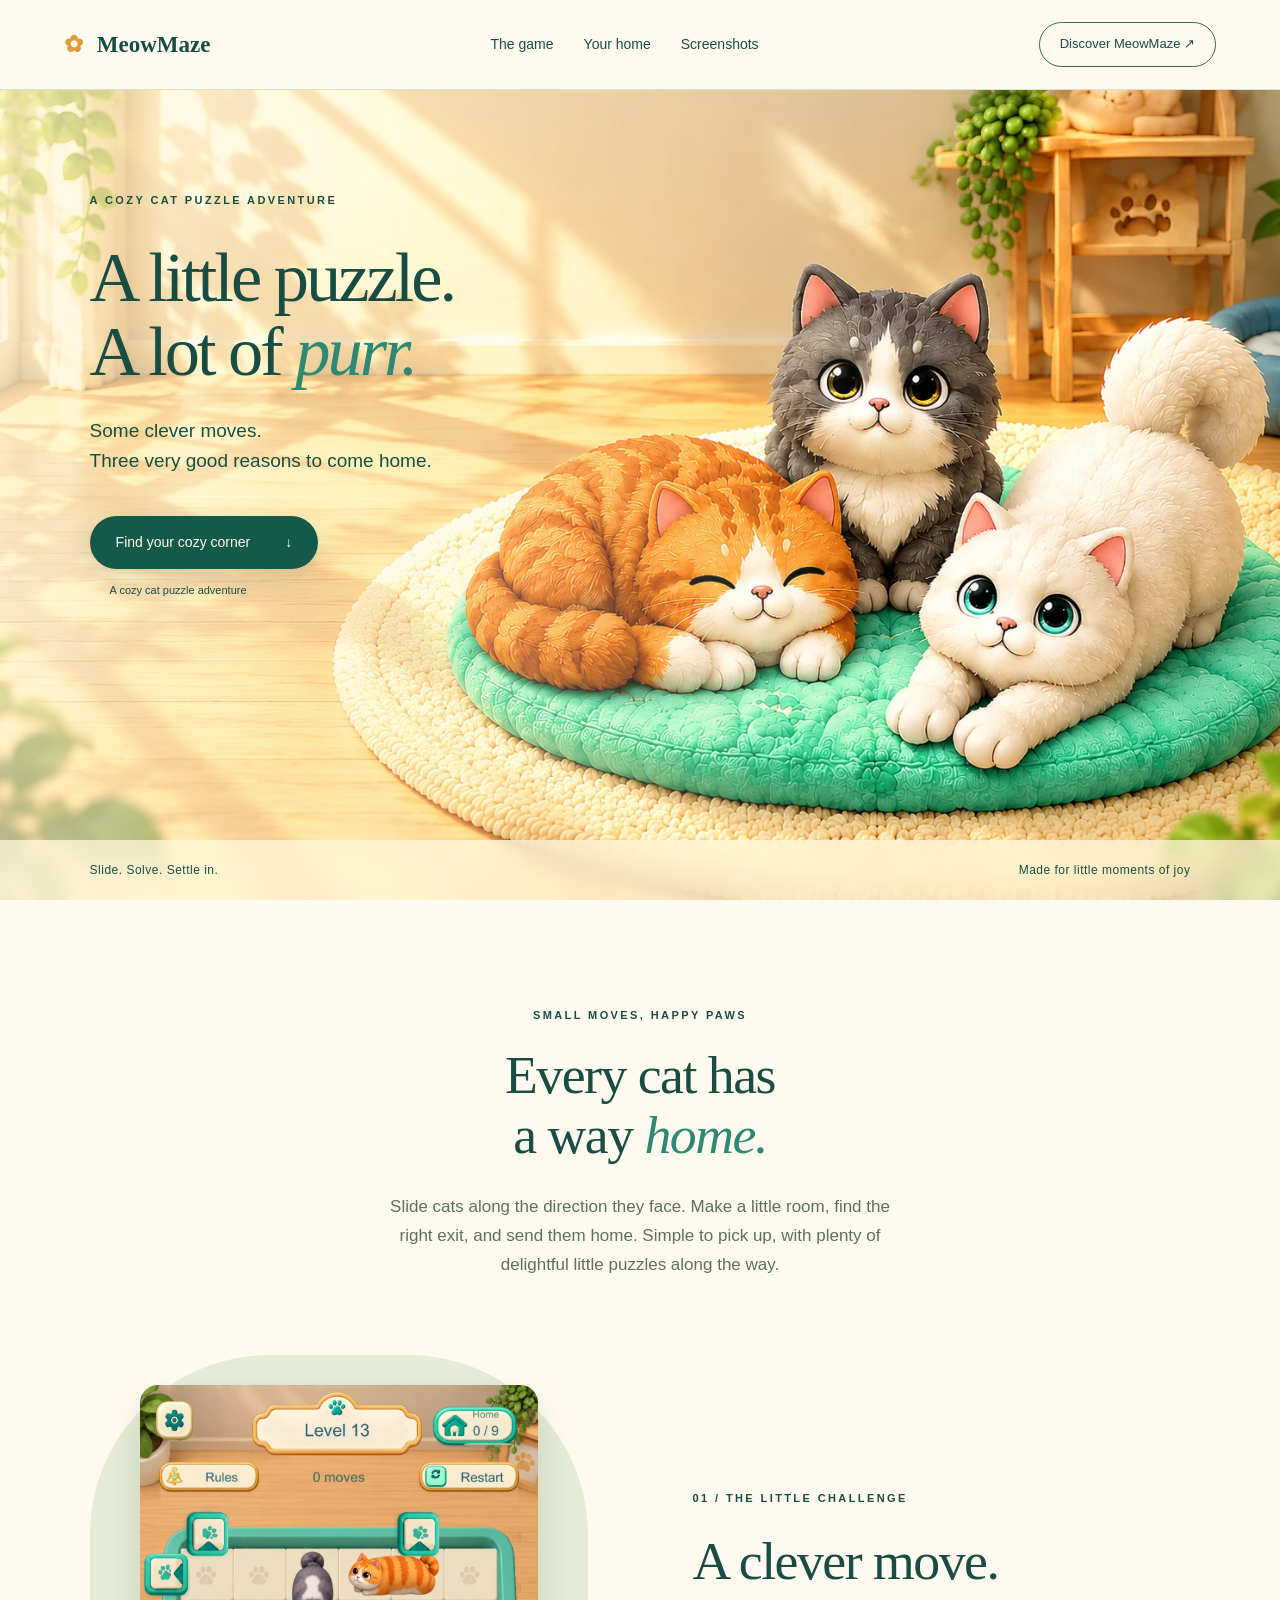
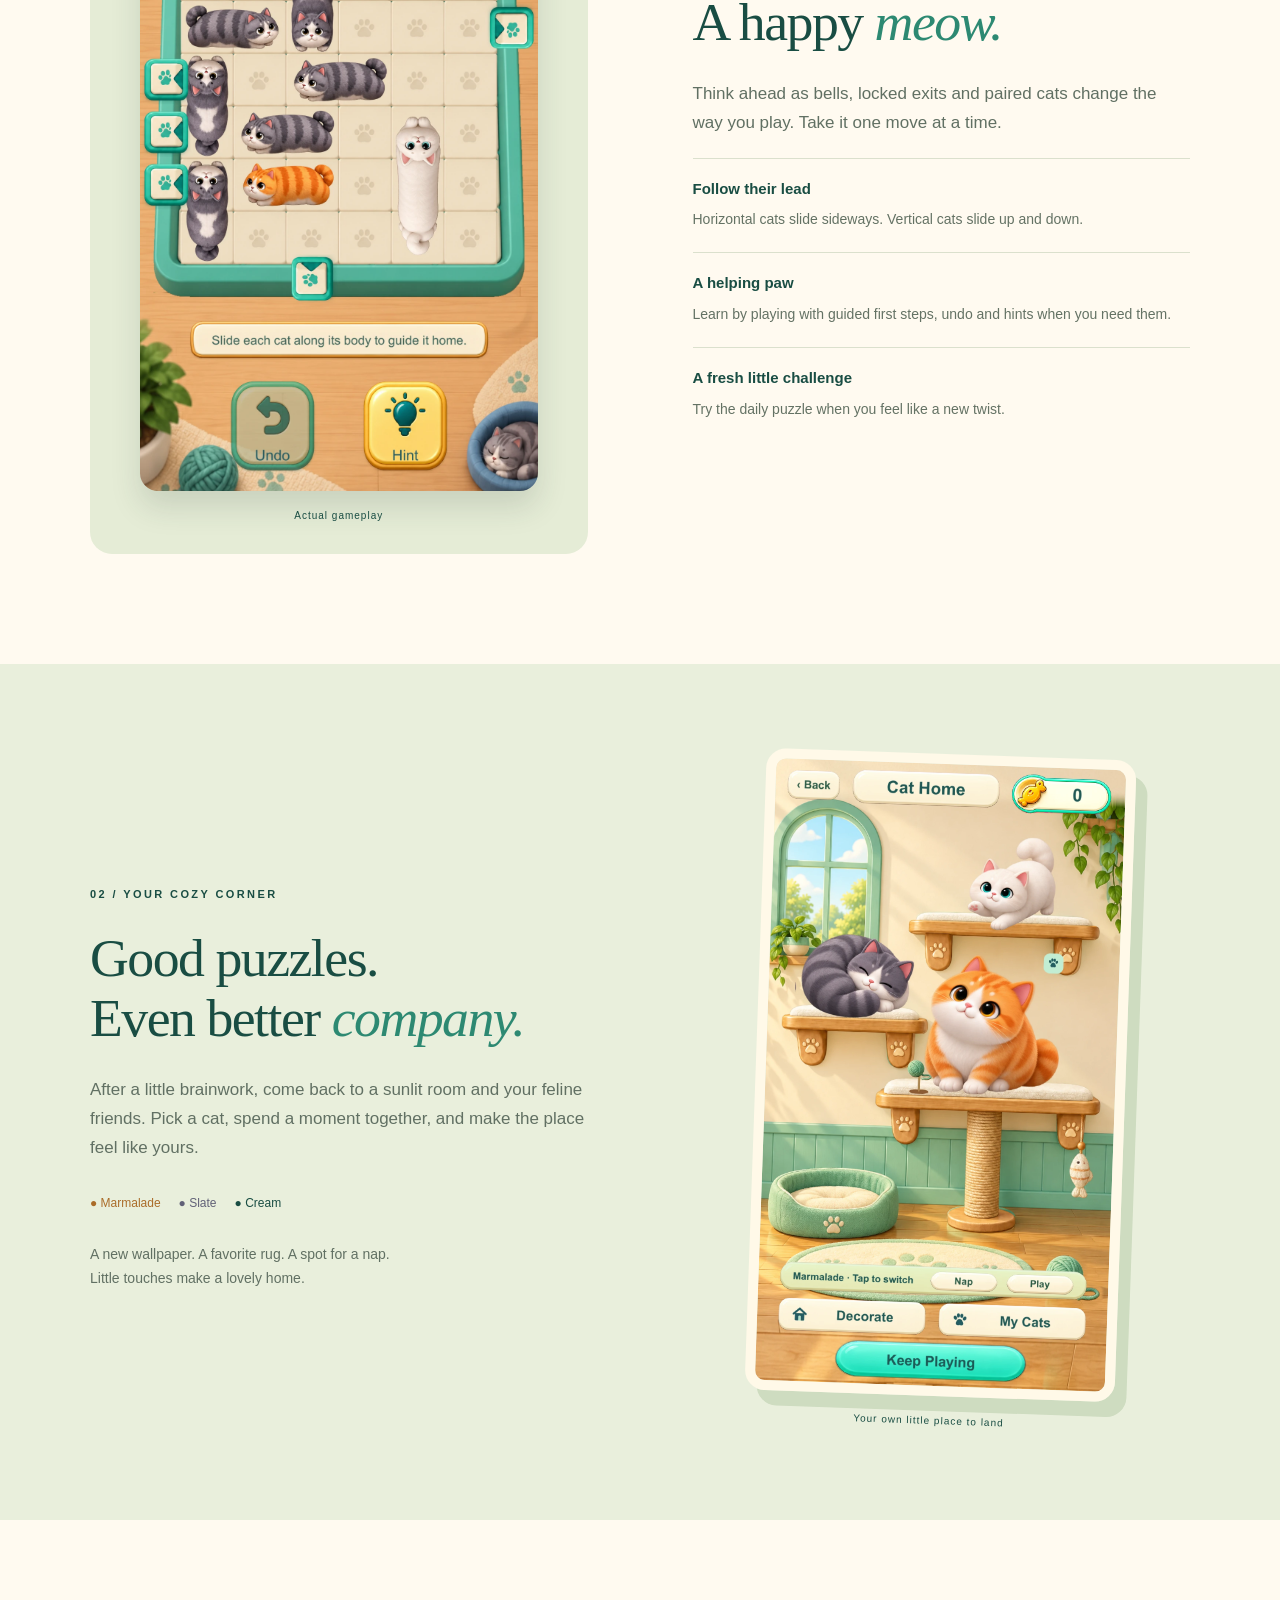
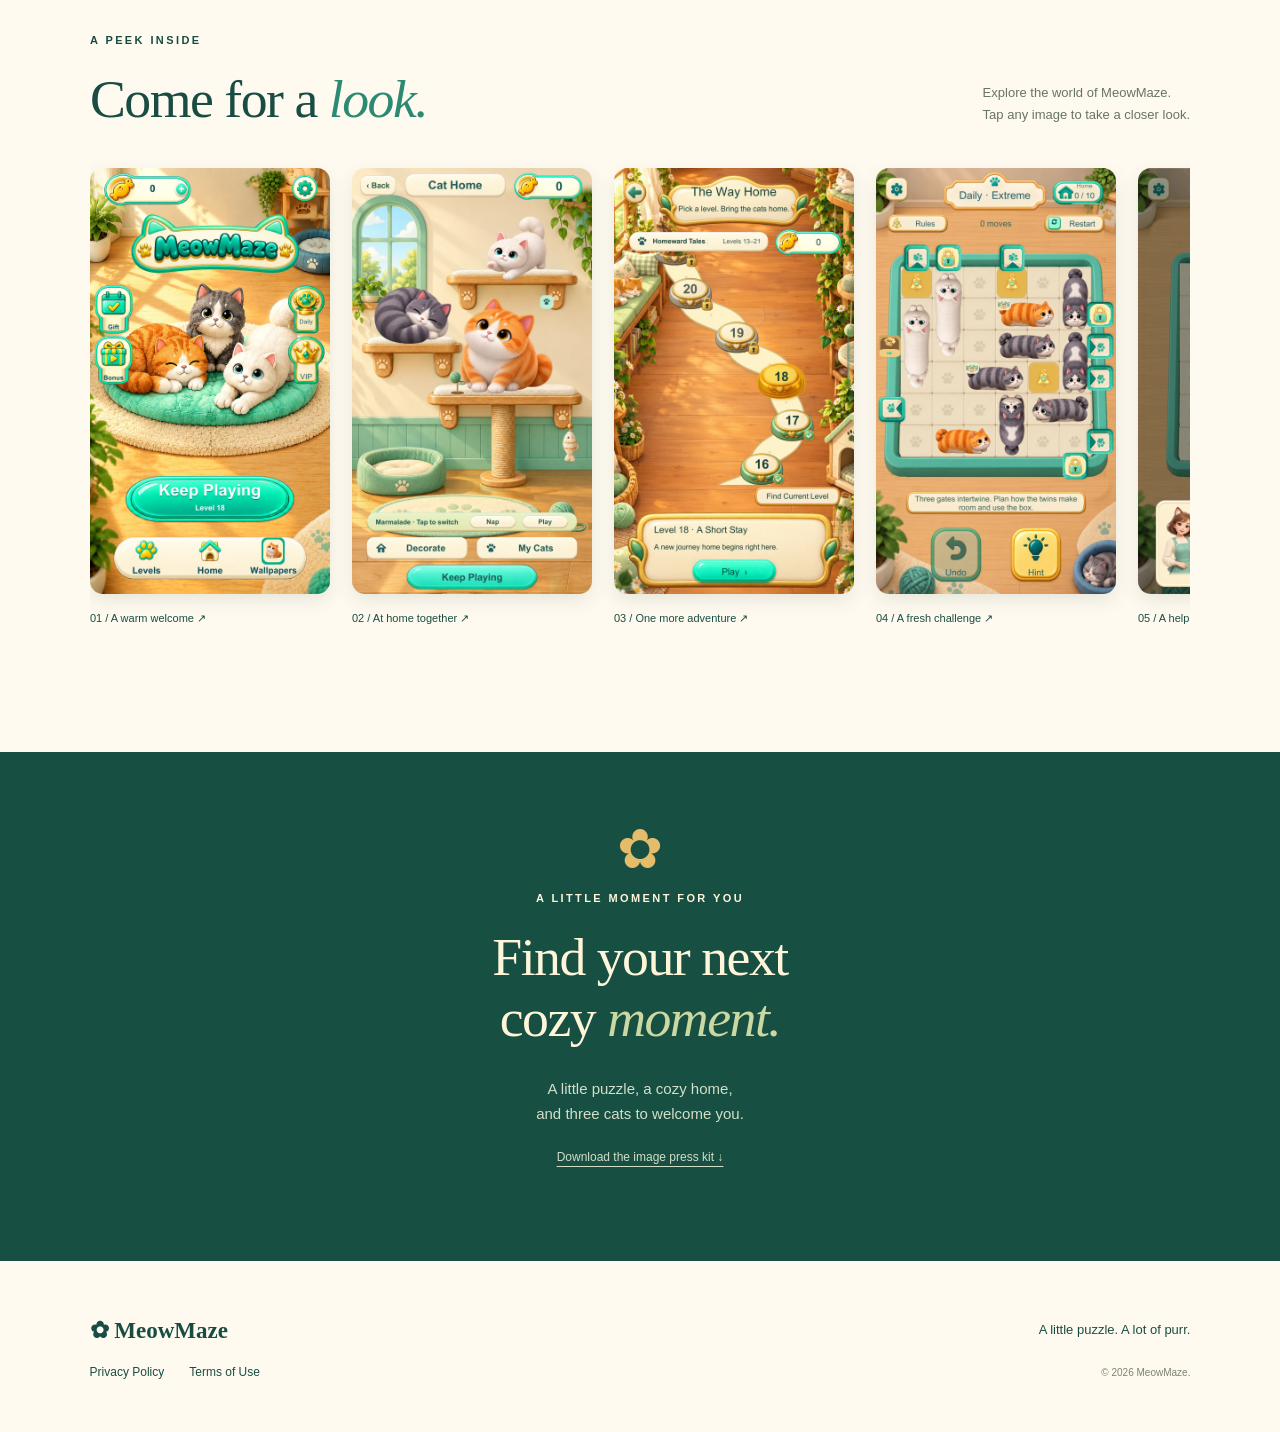
<file: index.html>
<!doctype html><html lang="en"><head><meta charset="utf-8"><meta name="viewport" content="width=device-width,initial-scale=1"><meta name="theme-color" content="#114e46"><title>MeowMaze — A cozy cat puzzle adventure</title><meta name="description" content="Slide adorable cats, untangle clever puzzles, and settle into a little home of your own. Discover MeowMaze, a cozy puzzle adventure."><meta property="og:title" content="MeowMaze"><meta property="og:description" content="A little puzzle. A lot of purr."><meta property="og:image" content="https://lsy-game.github.io/meowmaze/assets/01-main-menu.webp?v=20261106"><link rel="icon" href="./assets/icon.png"><link rel="stylesheet" href="./style.css"></head><body>
<header><a class="wordmark" href="./" aria-label="MeowMaze home"><span aria-hidden="true">✿</span> MeowMaze</a><nav aria-label="Main navigation"><a href="#game">The game</a><a href="#home">Your home</a><a href="#screenshots">Screenshots</a></nav><a class="nav-cta" href="#release">Discover MeowMaze ↗</a></header>
<main><section class="hero"><img class="hero-art" src="./assets/hero.webp" alt="Marmalade, Slate and Cream relaxing together on their mint cushion"><div class="hero-copy"><p class="eyebrow">A COZY CAT PUZZLE ADVENTURE</p><h1>A little puzzle.<br>A lot of <em>purr.</em></h1><p>Some clever moves.<br>Three very good reasons to come home.</p><a class="button" href="#game">Find your cozy corner <span>↓</span></a><span class="release-note">A cozy cat puzzle adventure</span></div><div class="hero-footer"><span>Slide. Solve. Settle in.</span><span>Made for little moments of joy</span></div></section>
<section class="intro" id="game"><p class="eyebrow">SMALL MOVES, HAPPY PAWS</p><h2>Every cat has<br>a way <em>home.</em></h2><p>Slide cats along the direction they face. Make a little room, find the right exit, and send them home. Simple to pick up, with plenty of delightful little puzzles along the way.</p></section>
<section class="play-story wrap"><div class="screenshot-stack"><img src="./assets/04-slide-puzzle.webp?v=20261106" alt="English gameplay showing cats and exits on a sliding puzzle board" loading="lazy"><span class="photo-caption">Actual gameplay</span></div><div class="story-copy"><span class="chapter">01 / THE LITTLE CHALLENGE</span><h2>A clever move.<br>A happy <em>meow.</em></h2><p>Think ahead as bells, locked exits and paired cats change the way you play. Take it one move at a time.</p><div class="detail"><b>Follow their lead</b><p>Horizontal cats slide sideways. Vertical cats slide up and down.</p></div><div class="detail"><b>A helping paw</b><p>Learn by playing with guided first steps, undo and hints when you need them.</p></div><div class="detail"><b>A fresh little challenge</b><p>Try the daily puzzle when you feel like a new twist.</p></div></div></section>
<section class="home-story" id="home"><div class="home-inner wrap"><div class="story-copy"><span class="chapter">02 / YOUR COZY CORNER</span><h2>Good puzzles.<br>Even better <em>company.</em></h2><p>After a little brainwork, come back to a sunlit room and your feline friends. Pick a cat, spend a moment together, and make the place feel like yours.</p><div class="cat-names"><span>● Marmalade</span><span>● Slate</span><span>● Cream</span></div><p class="quiet">A new wallpaper. A favorite rug. A spot for a nap.<br>Little touches make a lovely home.</p></div><div class="home-photo"><img src="./assets/02-cat-home.webp?v=20261106" alt="The cat home with a sunny window, three cats and mint furnishings" loading="lazy"><span class="photo-caption">Your own little place to land</span></div></div></section>
<section class="gallery wrap" id="screenshots"><div class="gallery-heading"><div><p class="eyebrow">A PEEK INSIDE</p><h2>Come for a <em>look.</em></h2></div><p>Explore the world of MeowMaze.<br>Tap any image to take a closer look.</p></div><div class="gallery-track">
<button class="shot" data-screen="01-main-menu" data-caption="A warm welcome"><img src="./assets/01-main-menu.webp?v=20261106" alt="Main menu" loading="lazy"><span>01 / A warm welcome ↗</span></button><button class="shot" data-screen="02-cat-home" data-caption="Your cozy cat home"><img src="./assets/02-cat-home.webp?v=20261106" alt="Cat home" loading="lazy"><span>02 / At home together ↗</span></button><button class="shot" data-screen="03-homeward-trail" data-caption="The homeward trail"><img src="./assets/03-homeward-trail.webp?v=20261106" alt="Level selection trail" loading="lazy"><span>03 / One more adventure ↗</span></button><button class="shot" data-screen="05-daily-challenge" data-caption="A daily puzzle"><img src="./assets/05-daily-challenge.webp?v=20261106" alt="Daily challenge puzzle" loading="lazy"><span>04 / A fresh challenge ↗</span></button><button class="shot" data-screen="06-first-lesson" data-caption="Your first little lesson"><img src="./assets/06-first-lesson.webp?v=20261106" alt="English first lesson with the cat guide" loading="lazy"><span>05 / A helping paw ↗</span></button><button class="shot" data-screen="07-decorate" data-caption="Make yourself at home"><img src="./assets/07-decorate.webp?v=20261106" alt="Home decoration" loading="lazy"><span>06 / Make it yours ↗</span></button></div></section>
<section class="release" id="release"><span aria-hidden="true" class="flower">✿</span><p class="eyebrow">A LITTLE MOMENT FOR YOU</p><h2>Find your next<br>cozy <em>moment.</em></h2><p>A little puzzle, a cozy home,<br>and three cats to welcome you.</p><a href="./press-kit.zip" class="press-link" download>Download the image press kit ↓</a></section></main>
<footer><a class="wordmark" href="./">✿ MeowMaze</a><p>A little puzzle. A lot of purr.</p><div><a href="./privacy.html">Privacy Policy</a><a href="./terms.html">Terms of Use</a></div><small>© 2026 MeowMaze.</small></footer>
<dialog id="lightbox"><button class="close" aria-label="Close screenshot">×</button><button class="prev" aria-label="Previous screenshot">‹</button><figure><img alt=""><figcaption></figcaption></figure><button class="next" aria-label="Next screenshot">›</button></dialog><script src="./app.js?v=20261106"></script></body></html>
</file>
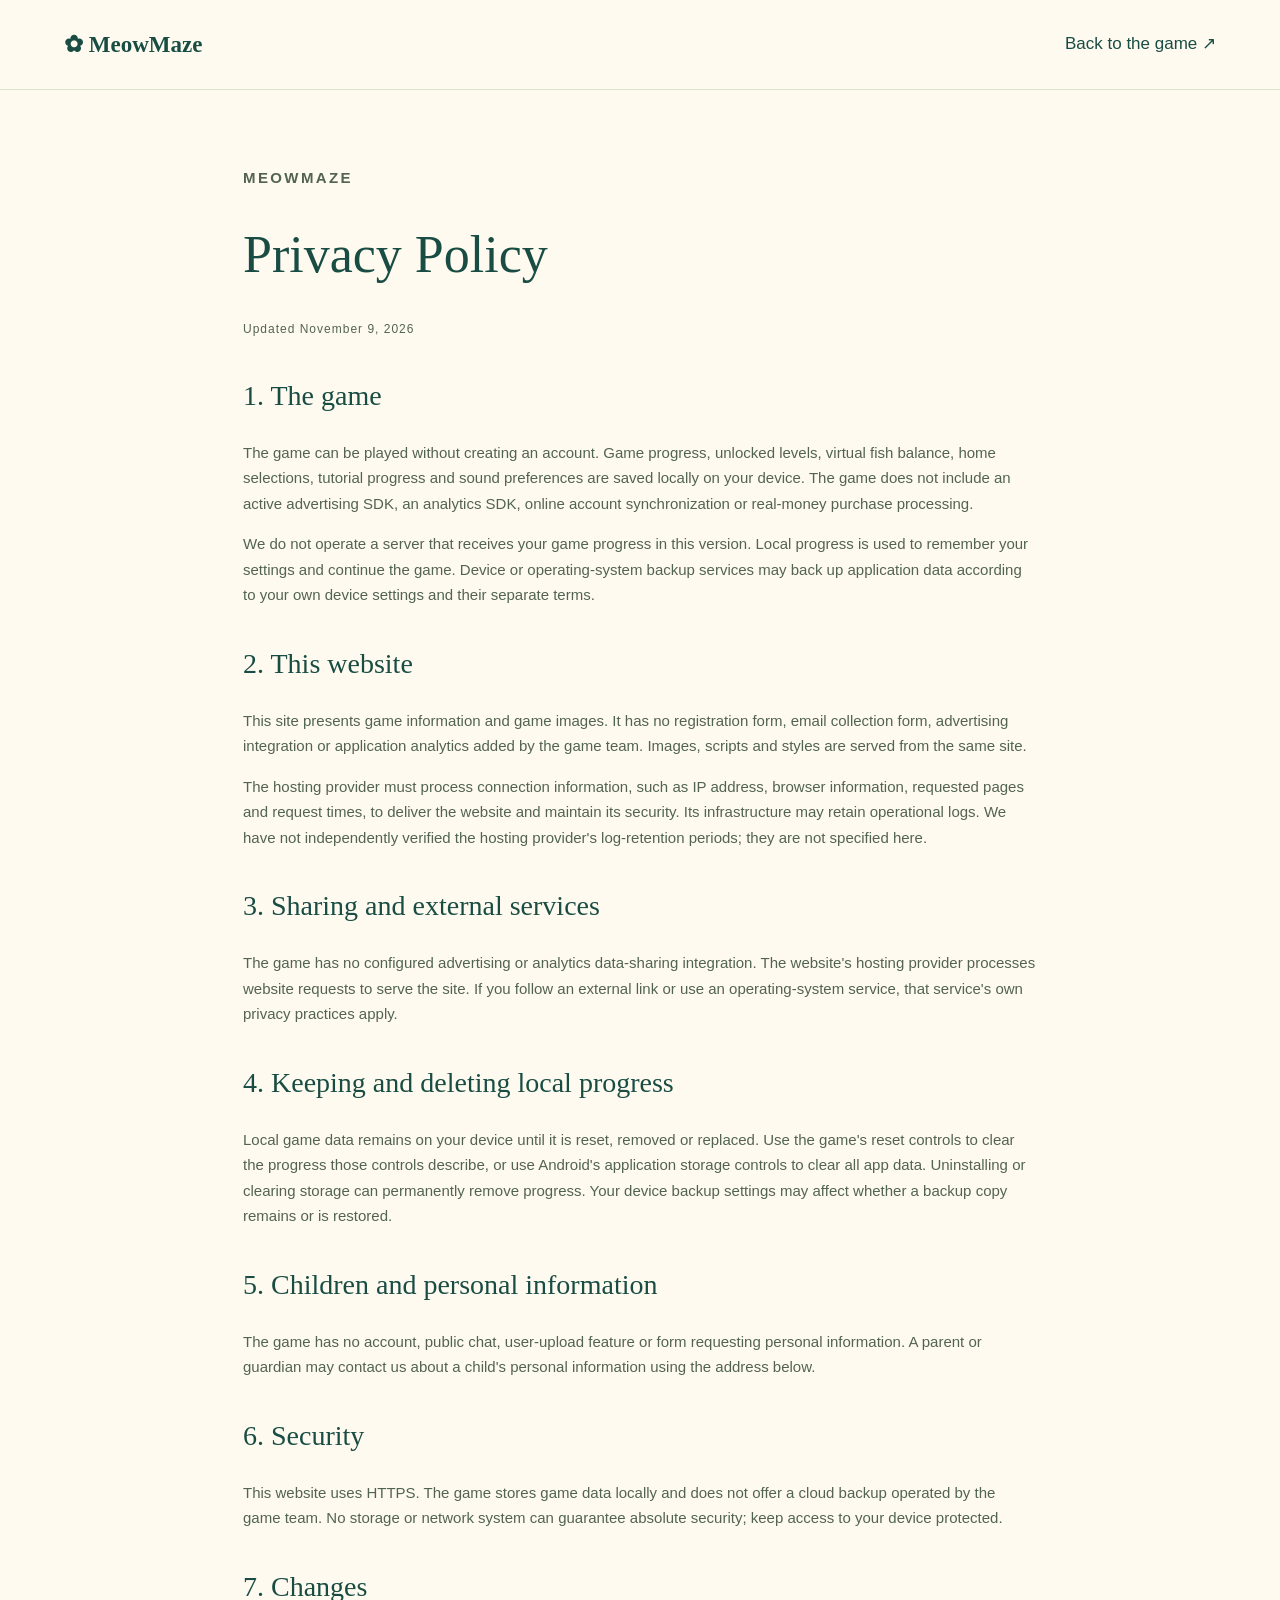
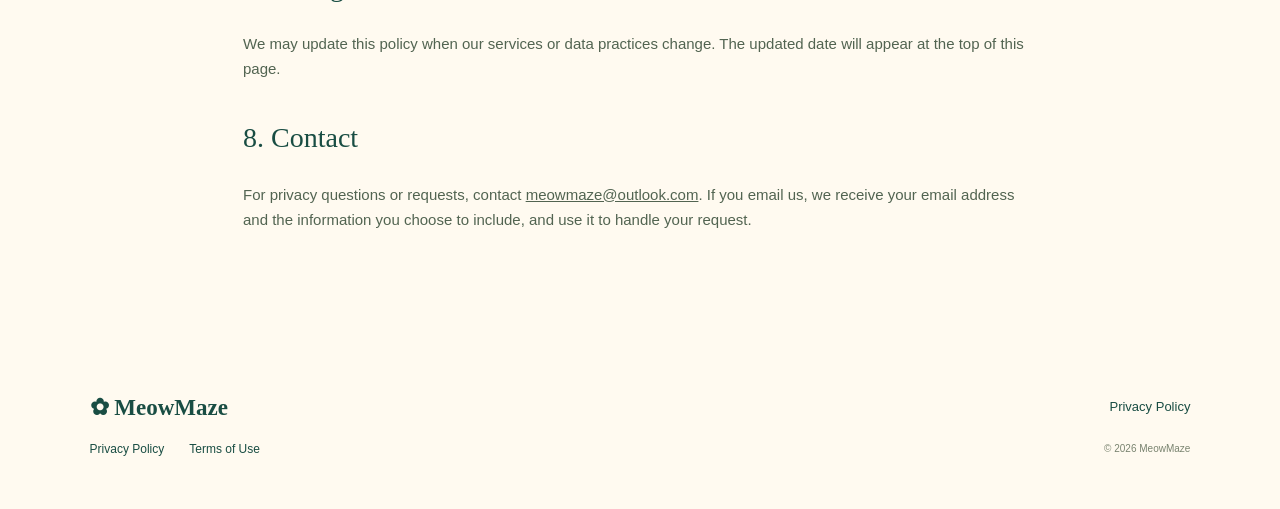
<file: privacy.html>
<!doctype html><html lang="en"><head><meta charset="utf-8"><meta name="viewport" content="width=device-width,initial-scale=1"><title>Privacy Policy — MeowMaze</title><link rel="stylesheet" href="./style.css"></head><body><header><a class="wordmark" href="./">✿ MeowMaze</a><a href="./">Back to the game ↗</a></header><main class="legal"><p class="eyebrow">MEOWMAZE</p><h1>Privacy Policy</h1><p class="date">Updated November 9, 2026</p><h2>1. The game</h2><p>The game can be played without creating an account. Game progress, unlocked levels, virtual fish balance, home selections, tutorial progress and sound preferences are saved locally on your device. The game does not include an active advertising SDK, an analytics SDK, online account synchronization or real-money purchase processing.</p><p>We do not operate a server that receives your game progress in this version. Local progress is used to remember your settings and continue the game. Device or operating-system backup services may back up application data according to your own device settings and their separate terms.</p><h2>2. This website</h2><p>This site presents game information and game images. It has no registration form, email collection form, advertising integration or application analytics added by the game team. Images, scripts and styles are served from the same site.</p><p>The hosting provider must process connection information, such as IP address, browser information, requested pages and request times, to deliver the website and maintain its security. Its infrastructure may retain operational logs. We have not independently verified the hosting provider's log-retention periods; they are not specified here.</p><h2>3. Sharing and external services</h2><p>The game has no configured advertising or analytics data-sharing integration. The website's hosting provider processes website requests to serve the site. If you follow an external link or use an operating-system service, that service's own privacy practices apply.</p><h2>4. Keeping and deleting local progress</h2><p>Local game data remains on your device until it is reset, removed or replaced. Use the game's reset controls to clear the progress those controls describe, or use Android's application storage controls to clear all app data. Uninstalling or clearing storage can permanently remove progress. Your device backup settings may affect whether a backup copy remains or is restored.</p><h2>5. Children and personal information</h2><p>The game has no account, public chat, user-upload feature or form requesting personal information. A parent or guardian may contact us about a child's personal information using the address below.</p><h2>6. Security</h2><p>This website uses HTTPS. The game stores game data locally and does not offer a cloud backup operated by the game team. No storage or network system can guarantee absolute security; keep access to your device protected.</p><h2>7. Changes</h2><p>We may update this policy when our services or data practices change. The updated date will appear at the top of this page.</p><h2>8. Contact</h2><p>For privacy questions or requests, contact <a href="mailto:meowmaze@outlook.com">meowmaze@outlook.com</a>. If you email us, we receive your email address and the information you choose to include, and use it to handle your request.</p></main><footer><a class="wordmark" href="./">✿ MeowMaze</a><p>Privacy Policy</p><div><a href="./privacy.html">Privacy Policy</a><a href="./terms.html">Terms of Use</a></div><small>© 2026 MeowMaze</small></footer></body></html>
</file>
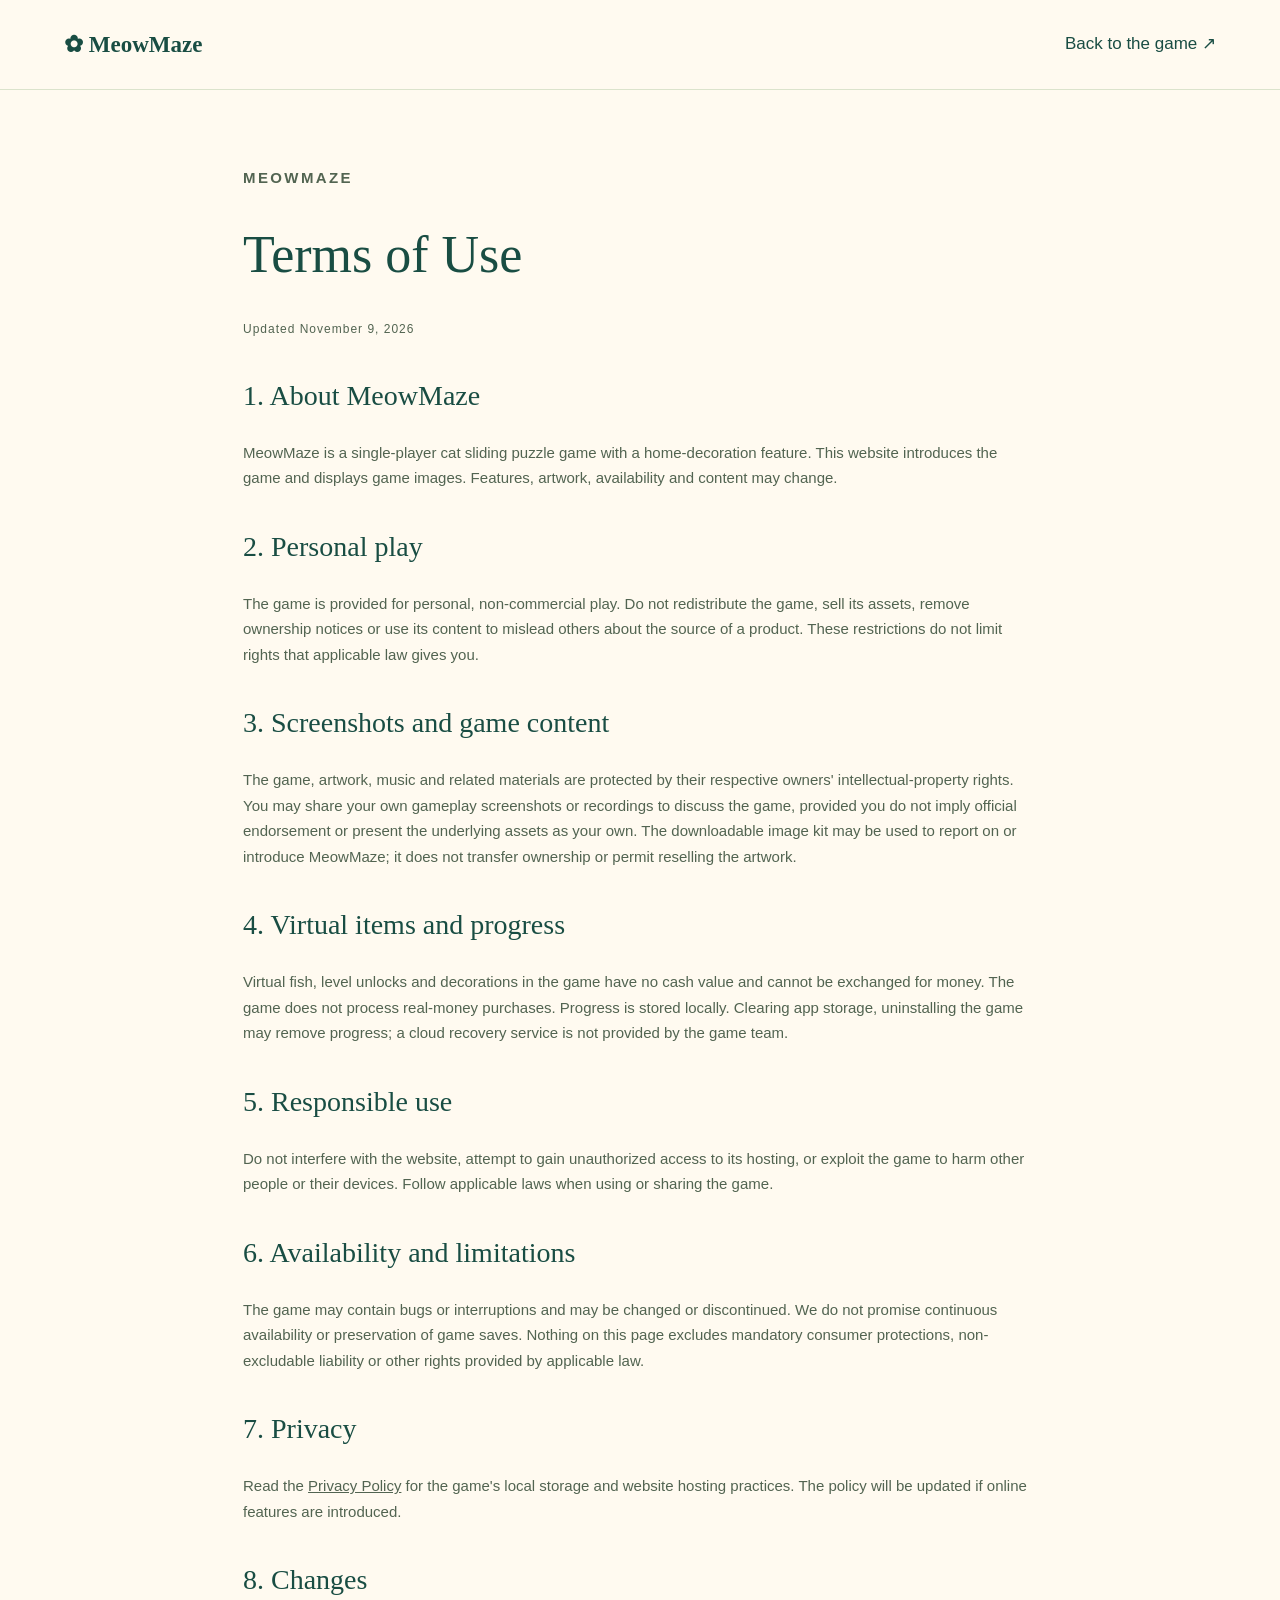
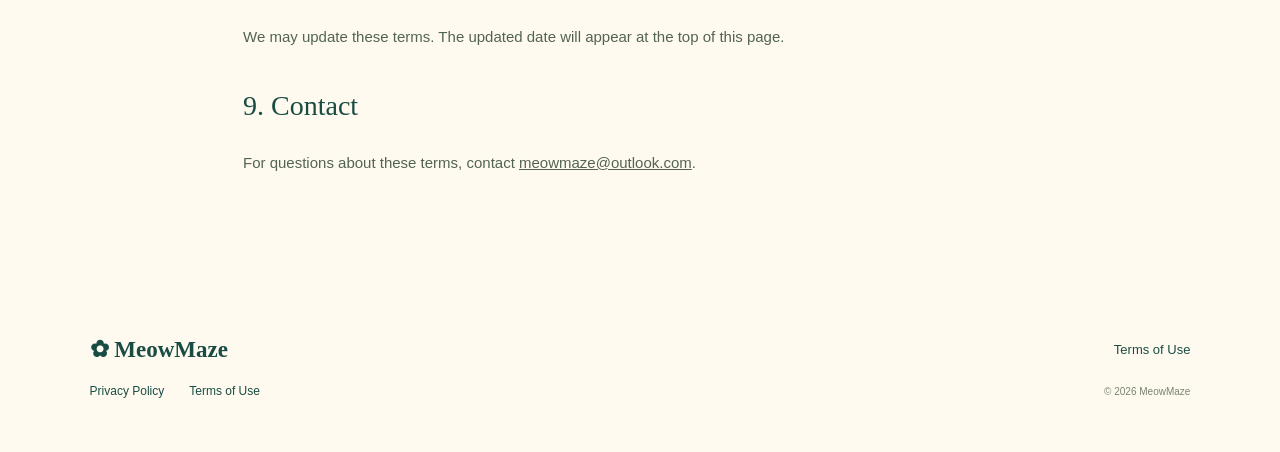
<file: terms.html>
<!doctype html><html lang="en"><head><meta charset="utf-8"><meta name="viewport" content="width=device-width,initial-scale=1"><title>Terms of Use — MeowMaze</title><link rel="stylesheet" href="./style.css"></head><body><header><a class="wordmark" href="./">✿ MeowMaze</a><a href="./">Back to the game ↗</a></header><main class="legal"><p class="eyebrow">MEOWMAZE</p><h1>Terms of Use</h1><p class="date">Updated November 9, 2026</p><h2>1. About MeowMaze</h2><p>MeowMaze is a single-player cat sliding puzzle game with a home-decoration feature. This website introduces the game and displays game images. Features, artwork, availability and content may change.</p><h2>2. Personal play</h2><p>The game is provided for personal, non-commercial play. Do not redistribute the game, sell its assets, remove ownership notices or use its content to mislead others about the source of a product. These restrictions do not limit rights that applicable law gives you.</p><h2>3. Screenshots and game content</h2><p>The game, artwork, music and related materials are protected by their respective owners' intellectual-property rights. You may share your own gameplay screenshots or recordings to discuss the game, provided you do not imply official endorsement or present the underlying assets as your own. The downloadable image kit may be used to report on or introduce MeowMaze; it does not transfer ownership or permit reselling the artwork.</p><h2>4. Virtual items and progress</h2><p>Virtual fish, level unlocks and decorations in the game have no cash value and cannot be exchanged for money. The game does not process real-money purchases. Progress is stored locally. Clearing app storage, uninstalling the game may remove progress; a cloud recovery service is not provided by the game team.</p><h2>5. Responsible use</h2><p>Do not interfere with the website, attempt to gain unauthorized access to its hosting, or exploit the game to harm other people or their devices. Follow applicable laws when using or sharing the game.</p><h2>6. Availability and limitations</h2><p>The game may contain bugs or interruptions and may be changed or discontinued. We do not promise continuous availability or preservation of game saves. Nothing on this page excludes mandatory consumer protections, non-excludable liability or other rights provided by applicable law.</p><h2>7. Privacy</h2><p>Read the <a href="./privacy.html">Privacy Policy</a> for the game's local storage and website hosting practices. The policy will be updated if online features are introduced.</p><h2>8. Changes</h2><p>We may update these terms. The updated date will appear at the top of this page.</p><h2>9. Contact</h2><p>For questions about these terms, contact <a href="mailto:meowmaze@outlook.com">meowmaze@outlook.com</a>.</p></main><footer><a class="wordmark" href="./">✿ MeowMaze</a><p>Terms of Use</p><div><a href="./privacy.html">Privacy Policy</a><a href="./terms.html">Terms of Use</a></div><small>© 2026 MeowMaze</small></footer></body></html>
</file>
<file: style.css>
@font-face{font-family:unused;src:local('Georgia')}*{box-sizing:border-box}html{scroll-behavior:smooth;scroll-padding-top:90px}body{margin:0;color:#194d43;background:#fffaf0;font:17px/1.7 'Trebuchet MS',Arial,sans-serif}a{color:inherit}button{font:inherit}header{height:90px;padding:0 5%;display:flex;align-items:center;justify-content:space-between;gap:22px;background:#fffaf0;border-bottom:1px solid #dbe3cc}header a{text-decoration:none}nav{display:flex;gap:30px;font-size:14px}.wordmark{font-family:Georgia,serif;font-size:23px;font-weight:bold;white-space:nowrap}.wordmark span{color:#dc9d39;margin-right:8px}.nav-cta{font-size:13px;border:1px solid #336957;border-radius:30px;padding:10px 20px}.hero{position:relative;min-height:690px;height:calc(100svh - 90px);max-height:930px;overflow:hidden;background:#f6e6bd}.hero-art{width:100%;height:100%;position:absolute;object-fit:cover;object-position:center}.hero:after{content:'';position:absolute;inset:0;background:linear-gradient(90deg,#fff4d5a6,transparent 70%);pointer-events:none}.hero-copy{position:relative;z-index:1;padding:7% 0 100px 7%;max-width:660px}.eyebrow,.chapter{font-size:11px;letter-spacing:2.4px;font-weight:bold}.hero h1{font:clamp(50px,5.5vw,88px)/1.04 Georgia,serif;letter-spacing:-3px;margin:32px 0 28px}em{font-weight:normal;color:#2d8972}.hero-copy>p:not(.eyebrow){font-size:19px;line-height:1.6}.button{display:inline-flex;align-items:center;gap:35px;background:#15594b;color:#fffdeb;border-radius:40px;padding:15px 26px;text-decoration:none;font-size:14px;margin-top:20px;box-shadow:0 8px 24px #153f3b22}.button:hover{background:#23846c}.release-note{display:block;font-size:11px;margin:12px 20px}.hero-footer{position:absolute;z-index:2;bottom:0;width:100%;display:flex;justify-content:space-between;padding:20px 7%;background:#fff8dcbd;backdrop-filter:blur(10px);font-size:12px;letter-spacing:.5px}.wrap{max-width:1180px;margin:auto;padding-left:40px;padding-right:40px}h2{font:clamp(38px,4.2vw,64px)/1.12 Georgia,serif;letter-spacing:-1.5px;margin:20px 0 28px}.intro{text-align:center;max-width:650px;padding:95px 30px 75px;margin:auto}.intro>p:last-child{max-width:530px;margin:0 auto;color:#5c7060}.play-story{display:grid;grid-template-columns:1fr 1fr;align-items:center;gap:105px;padding-bottom:110px}.screenshot-stack{position:relative;padding:30px 50px;background:#e5ecd6;border-radius:180px 180px 22px 22px}.screenshot-stack img{display:block;width:100%;border-radius:18px;box-shadow:0 16px 30px #283c3326}.photo-caption{display:block;text-align:center;font-size:10px;letter-spacing:1px;margin-top:16px}.story-copy>p{color:#617063}.detail{border-top:1px solid #dbe0cd;padding-top:16px;margin-top:20px}.detail b{font-size:15px}.detail p{font-size:14px;margin:5px 0;color:#647264}.home-story{background:#e9efdc;padding:90px 0}.home-inner{display:grid;grid-template-columns:1fr 1fr;gap:100px;align-items:center}.home-photo{max-width:370px;margin:auto;transform:rotate(2deg)}.home-photo img{width:100%;display:block;border:10px solid #fff9e8;box-shadow:12px 15px 0 #cedcc0;border-radius:20px}.cat-names{display:flex;flex-wrap:wrap;gap:18px;font-size:12px;margin:30px 0}.cat-names span:first-child{color:#aa6c29}.cat-names span:nth-child(2){color:#616177}.quiet{font-size:14px}.gallery{padding-top:100px;padding-bottom:100px}.gallery-heading{display:flex;align-items:end;justify-content:space-between;gap:20px}.gallery-heading>p{font-size:13px;color:#687464;padding-bottom:18px}.gallery-track{display:flex;gap:22px;overflow-x:auto;padding:10px 0 24px;scroll-snap-type:x mandatory;scrollbar-color:#8da985 #ecefdf;scrollbar-width:thin}.shot{background:none;border:0;padding:0;cursor:zoom-in;flex:0 0 240px;text-align:left;color:inherit;scroll-snap-align:start}.shot img{width:100%;display:block;border-radius:13px;box-shadow:0 7px 18px #2e50331c}.shot span{display:block;font-size:11px;padding-top:15px}.shot:hover img{outline:3px solid #68ad94;outline-offset:4px}.release{text-align:center;padding:70px 25px 90px;background:#174f43;color:#fff5d9}.release em{color:#cbd8a2}.release p:not(.eyebrow){color:#d3dfc8;font-size:15px}.flower{font-size:55px;line-height:1;color:#e4bc6a}.coming{display:block;background:#e3bd73;color:#234d3e;border-radius:30px;max-width:255px;margin:30px auto 15px;padding:11px;letter-spacing:2px;font-size:11px;font-weight:bold}.press-link{font-size:12px;color:#d2ddc5;text-underline-offset:5px}footer{padding:50px 7%;display:grid;grid-template-columns:1fr 1fr;gap:12px;align-items:center}footer a{text-decoration:none}footer p{font-size:13px;text-align:right;margin:0}footer>div{display:flex;gap:25px;font-size:12px}footer small{font-size:10px;text-align:right;color:#7a8470}dialog{background:#092e27f5;color:white;border:0;max-width:100vw;max-height:100svh;width:100vw;height:100svh;padding:30px}dialog::backdrop{background:#092e27df}dialog[open]{display:flex;align-items:center;justify-content:center;gap:25px}dialog figure{margin:0;text-align:center;height:100%;display:flex;flex-direction:column;align-items:center;justify-content:center}dialog figure img{max-height:calc(100% - 45px);max-width:75vw;border-radius:12px}dialog figcaption{font-size:13px;margin-top:12px}dialog button{background:transparent;border:1px solid #ffffff66;border-radius:50%;width:44px;height:44px;color:white;font-size:28px;cursor:pointer;flex-shrink:0}dialog .close{position:absolute;right:20px;top:15px;z-index:2}.legal{max-width:850px;margin:auto;padding:60px 28px 90px}.legal h1{font:52px Georgia,serif}.legal h2{font:28px Georgia,serif;letter-spacing:0;margin-top:40px}.legal p,.legal li{font-size:15px;color:#526451}.draft{border-left:3px solid #c18c37;background:#f4ead1;padding:18px 23px}.legal .date{font-size:12px;letter-spacing:1px}
@media(max-width:760px){header{height:72px;padding:0 20px}.wordmark{font-size:18px}nav{display:none}.nav-cta{font-size:10px;padding:7px 12px}.hero{min-height:790px;height:calc(100svh - 72px);max-height:980px}.hero-art{object-position:64% bottom}.hero:after{background:linear-gradient(#fff4d5d9 0%,#fff4d582 40%,transparent 60%)}.hero-copy{padding:35px 24px;max-width:100%}.hero h1{font-size:52px;letter-spacing:-2px;margin:22px 0 16px}.hero-copy>p:not(.eyebrow){font-size:15px}.hero-copy .button{margin-top:5px;padding:12px 22px}.hero-footer{padding:12px 24px;font-size:10px}.hero-footer span:last-child{display:none}.eyebrow,.chapter{font-size:9px}.intro{padding:65px 25px 50px}.wrap{padding-left:25px;padding-right:25px}.play-story{grid-template-columns:1fr;gap:50px;padding-bottom:65px}.screenshot-stack{max-width:340px;margin:auto;padding:25px 40px}.story-copy h2{font-size:42px}.home-story{padding:60px 0}.home-inner{grid-template-columns:1fr;gap:35px}.home-photo{max-width:310px}.gallery{padding-top:60px;padding-bottom:60px}.gallery-heading{display:block}.gallery-heading h2{font-size:39px}.shot{flex-basis:210px}.release{padding:55px 22px}.release h2{font-size:40px}footer{grid-template-columns:1fr;padding:35px 25px}footer p,footer small{text-align:left}dialog{padding:55px 8px 20px}dialog[open]{gap:8px}dialog button{width:30px;height:35px;font-size:22px}dialog figure img{max-width:calc(100vw - 95px)}.legal h1{font-size:40px}}@media(prefers-reduced-motion:reduce){html{scroll-behavior:auto}}
@media(max-width:760px){.hero{background:linear-gradient(#fff4d5,#f5dfaf)}.hero-art{width:170%;height:auto;left:-70%;bottom:34px;object-fit:contain;object-position:center}.hero:after{background:linear-gradient(#fff4d5 0%,#fff4d5c9 35%,#fff4d500 65%)}}
</file>
